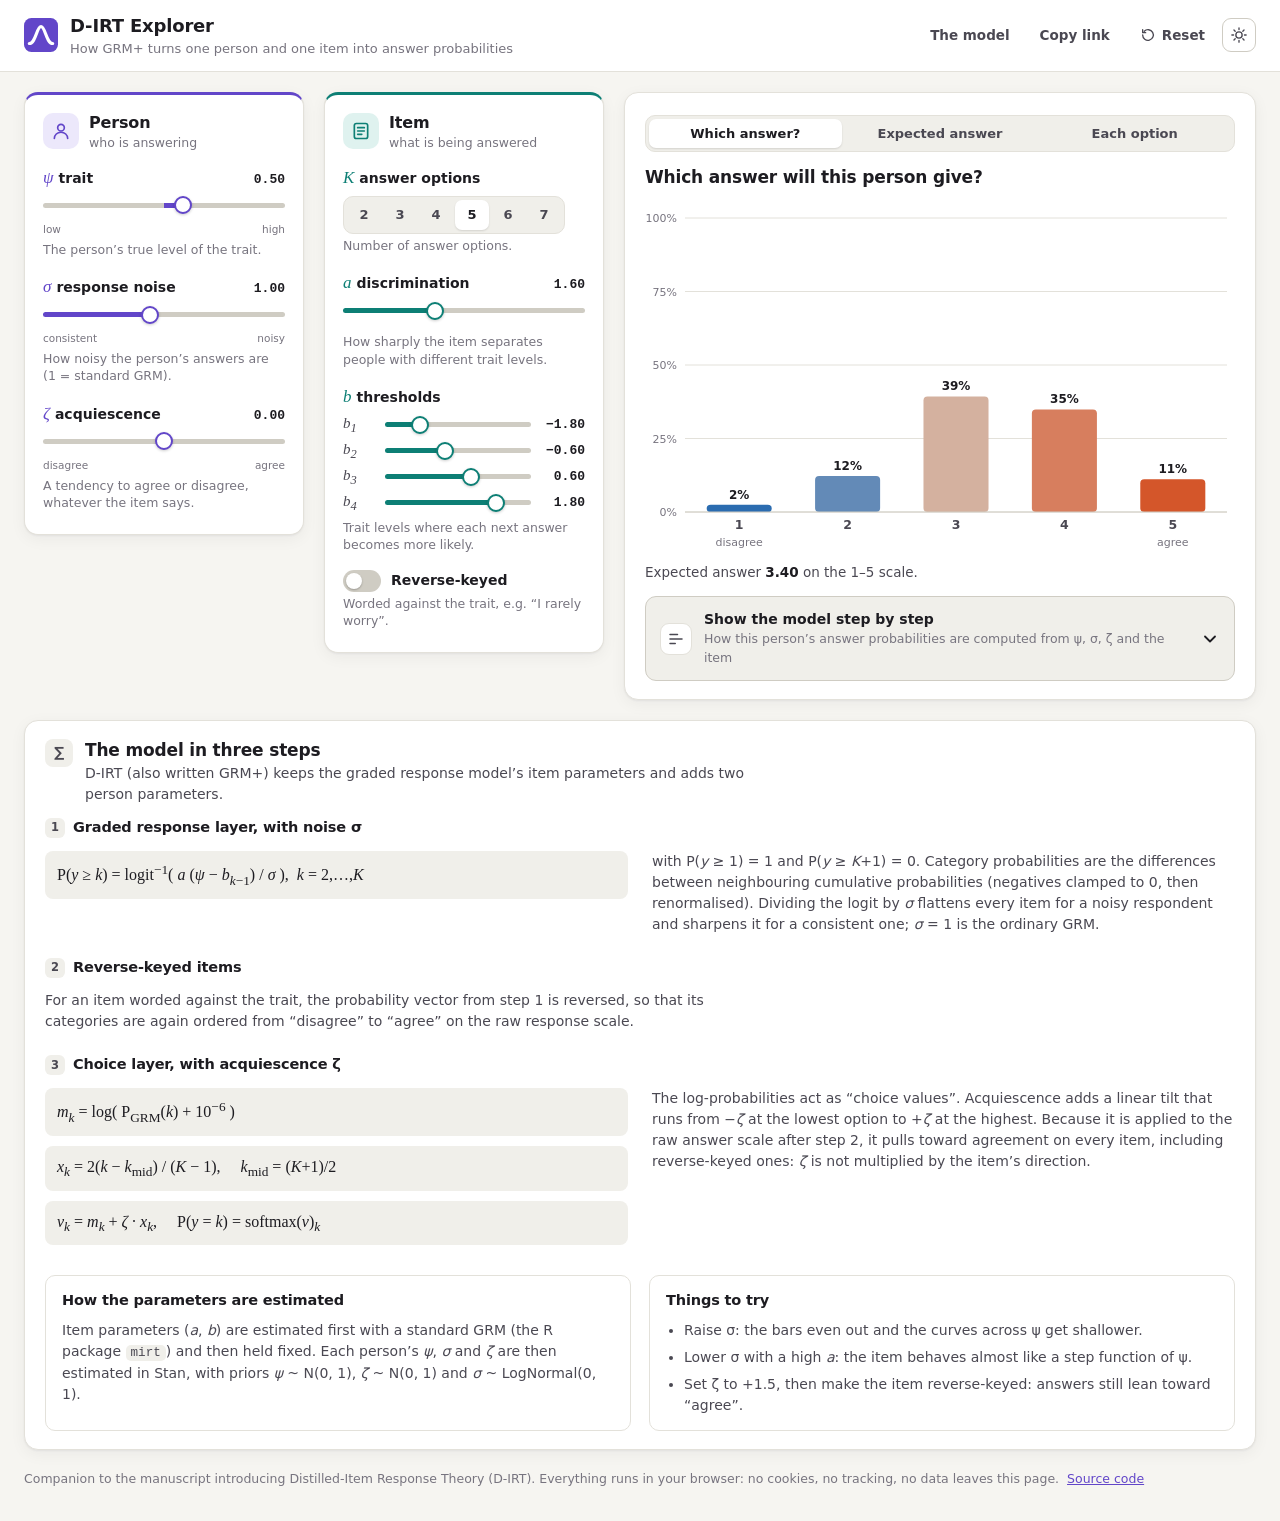
<file: docs/index.html>
<!doctype html>
<html lang="en">
<head>
  <meta charset="utf-8">
  <meta name="viewport" content="width=device-width, initial-scale=1">
  <title>D-IRT Explorer</title>
  <meta name="description" content="Interactive demo of how Distilled-Item Response Theory (D-IRT / GRM+) turns one person and one item into answer probabilities, with person-level response noise and acquiescence.">
  <meta name="color-scheme" content="light dark">
  <link rel="icon" href="data:image/svg+xml,%3Csvg xmlns='http://www.w3.org/2000/svg' viewBox='0 0 32 32'%3E%3Crect width='32' height='32' rx='7' fill='%236246c9'/%3E%3Cpath d='M5 24 C11 24 12 8 16 8 S21 24 27 24' fill='none' stroke='white' stroke-width='3' stroke-linecap='round'/%3E%3C/svg%3E">
  <script>
    // Apply the saved theme before first paint (if storage is available).
    try { var t = localStorage.getItem('dirt-theme'); if (t === 'light' || t === 'dark') document.documentElement.setAttribute('data-theme', t); } catch (e) {}
  </script>
  <link rel="stylesheet" href="style.css">
</head>
<body>
  <header class="top">
    <div class="brand">
      <span class="logo" aria-hidden="true">
        <svg viewBox="0 0 32 32"><rect width="32" height="32" rx="7"/><path d="M5 24 C11 24 12 8 16 8 S21 24 27 24"/></svg>
      </span>
      <div>
        <h1>D-IRT Explorer</h1>
        <p class="tagline">How GRM+ turns one person and one item into answer probabilities</p>
      </div>
    </div>
    <nav class="top-actions">
      <a class="btn ghost hide-phone" href="#model">The model</a>
      <button class="btn ghost hide-phone" id="share" type="button" title="Copy a link to the current settings">Copy link</button>
      <button class="btn ghost" id="reset" type="button" title="Reset all parameters">
        <svg viewBox="0 0 24 24" aria-hidden="true"><path d="M4 12a8 8 0 1 0 2.4-5.7"/><path d="M4 4v4.5h4.5"/></svg>
        <span class="hide-phone">Reset</span>
      </button>
      <button class="btn icon" id="theme" type="button" aria-label="Switch colour theme" title="Switch colour theme">
        <svg class="i-sun" viewBox="0 0 24 24" aria-hidden="true"><circle cx="12" cy="12" r="4.2"/><path d="M12 2.5v2.2M12 19.3v2.2M2.5 12h2.2M19.3 12h2.2M5.3 5.3l1.6 1.6M17.1 17.1l1.6 1.6M5.3 18.7l1.6-1.6M17.1 6.9l1.6-1.6"/></svg>
        <svg class="i-moon" viewBox="0 0 24 24" aria-hidden="true"><path d="M20 14.5A8.5 8.5 0 0 1 9.5 4a8.5 8.5 0 1 0 10.5 10.5z"/></svg>
      </button>
    </nav>
  </header>

  <main class="page">
    <section class="workspace" aria-label="Model parameters and plot">
      <!-- PERSON -->
      <aside class="ctl-card person-card" id="person" aria-labelledby="h-person">
        <div class="group-id">
          <span class="gicon person" aria-hidden="true">
            <svg viewBox="0 0 24 24"><circle cx="12" cy="8" r="4"/><path d="M4 21c0-4.4 3.6-7.5 8-7.5s8 3.1 8 7.5"/></svg>
          </span>
          <div>
            <h2 id="h-person">Person</h2>
            <p class="group-sub">who is answering</p>
          </div>
        </div>
        <div class="person-sliders" id="person-sliders"></div>
      </aside>

      <!-- ITEM -->
      <aside class="ctl-card item-controls" aria-labelledby="h-item">
        <div class="group-id">
          <span class="gicon item" aria-hidden="true">
            <svg viewBox="0 0 24 24"><rect x="4" y="3" width="16" height="18" rx="2.5"/><path d="M8 8h8M8 12h8M8 16h5"/></svg>
          </span>
          <div>
            <h2 id="h-item">Item</h2>
            <p class="group-sub">what is being answered</p>
          </div>
          <button class="btn small item-toggle" id="item-toggle" type="button" aria-expanded="false" aria-controls="item-body">Edit item</button>
        </div>
        <div class="item-body" id="item-body">
          <div class="ctl">
            <div class="ctl-row"><span class="ctl-label" id="lbl-K"><span class="sym">K</span><span class="name">answer options</span></span></div>
            <div class="seg" id="K-seg" role="radiogroup" aria-labelledby="lbl-K"></div>
            <p class="hint">Number of answer options.</p>
          </div>
          <div id="item-sliders"></div>
          <div class="ctl">
            <div class="ctl-row"><span class="ctl-label"><span class="sym">b</span><span class="name">thresholds</span></span></div>
            <div id="b-sliders"></div>
            <p class="hint">Trait levels where each next answer becomes more likely.</p>
          </div>
          <div class="ctl">
            <label class="switch">
              <input type="checkbox" id="rev">
              <span class="track" aria-hidden="true"><span class="knob"></span></span>
              <span class="ctl-label"><span class="name">Reverse-keyed</span></span>
            </label>
            <p class="hint">Worded against the trait, e.g. “I rarely worry”.</p>
          </div>
        </div>
      </aside>

      <!-- PLOT: one card, three views -->
      <section class="card plot-card" id="panel-plot" aria-labelledby="h-plot">
        <div class="view-seg seg" id="view-seg" role="radiogroup" aria-label="Plot type"></div>
        <header class="plot-head">
          <h2 id="h-plot"></h2>
          <div class="legend" id="legend-plot"></div>
        </header>
        <div class="chart" id="chart"></div>
        <p class="readout" id="readout" aria-live="polite"></p>
        <button class="steps-toggle" id="steps-toggle" type="button" aria-expanded="false" aria-controls="steps-body">
          <span class="st-icon" aria-hidden="true">
            <svg viewBox="0 0 24 24"><path d="M4 6h10M4 12h16M4 18h7"/></svg>
          </span>
          <span class="st-text">
            <b>Show the model step by step</b>
            <span>How this person’s answer probabilities are computed from ψ, σ, ζ and the item</span>
          </span>
          <svg class="chev" viewBox="0 0 24 24" aria-hidden="true"><path d="M6 9l6 6 6-6"/></svg>
        </button>
        <div class="steps-body" id="steps-body" hidden>
          <div class="table-wrap"><table id="steps-table"></table></div>
        </div>
      </section>
    </section>

    <section class="card prose" id="model" aria-labelledby="h-model">
      <header class="card-head">
        <span class="step">∑</span>
        <div>
          <h2 id="h-model">The model in three steps</h2>
          <p class="lede">D-IRT (also written GRM+) keeps the graded response model’s item parameters and adds two person parameters.</p>
        </div>
      </header>
      <div class="steps">
        <div class="mstep">
          <h3><span class="num">1</span>Graded response layer, with noise σ</h3>
          <div class="eqs"><div class="eq">P(<i>y</i> ≥ <i>k</i>) = logit<sup>−1</sup>( <i>a</i> (<i>ψ</i> − <i>b</i><sub><i>k</i>−1</sub>) / <i>σ</i> ),&nbsp; <i>k</i> = 2,…,<i>K</i></div></div>
          <p>with P(<i>y</i> ≥ 1) = 1 and P(<i>y</i> ≥ <i>K</i>+1) = 0. Category probabilities are the differences between neighbouring cumulative probabilities (negatives clamped to 0, then renormalised). Dividing the logit by <i>σ</i> flattens every item for a noisy respondent and sharpens it for a consistent one; <i>σ</i> = 1 is the ordinary GRM.</p>
        </div>
        <div class="mstep no-eq">
          <h3><span class="num">2</span>Reverse-keyed items</h3>
          <p>For an item worded against the trait, the probability vector from step 1 is reversed, so that its categories are again ordered from “disagree” to “agree” on the raw response scale.</p>
        </div>
        <div class="mstep">
          <h3><span class="num">3</span>Choice layer, with acquiescence ζ</h3>
          <div class="eqs">
            <div class="eq"><i>m</i><sub><i>k</i></sub> = log( P<sub>GRM</sub>(<i>k</i>) + 10<sup>−6</sup> )</div>
            <div class="eq"><i>x</i><sub><i>k</i></sub> = 2(<i>k</i> − <i>k</i><sub>mid</sub>) / (<i>K</i> − 1),&emsp; <i>k</i><sub>mid</sub> = (<i>K</i>+1)/2</div>
            <div class="eq"><i>v</i><sub><i>k</i></sub> = <i>m</i><sub><i>k</i></sub> + <i>ζ</i> · <i>x</i><sub><i>k</i></sub>,&emsp; P(<i>y</i> = <i>k</i>) = softmax(<i>v</i>)<sub><i>k</i></sub></div>
          </div>
          <p>The log-probabilities act as “choice values”. Acquiescence adds a linear tilt that runs from −<i>ζ</i> at the lowest option to +<i>ζ</i> at the highest. Because it is applied to the raw answer scale after step 2, it pulls toward agreement on every item, including reverse-keyed ones: <i>ζ</i> is not multiplied by the item’s direction.</p>
        </div>
      </div>
      <div class="callouts">
        <div class="callout">
          <h3>How the parameters are estimated</h3>
          <p>Item parameters (<i>a</i>, <i>b</i>) are estimated first with a standard GRM (the R package <code>mirt</code>) and then held fixed. Each person’s <i>ψ</i>, <i>σ</i> and <i>ζ</i> are then estimated in Stan, with priors <i>ψ</i> ~ N(0, 1), <i>ζ</i> ~ N(0, 1) and <i>σ</i> ~ LogNormal(0, 1).</p>
        </div>
        <div class="callout">
          <h3>Things to try</h3>
          <ul>
            <li>Raise σ: the bars even out and the curves across ψ get shallower.</li>
            <li>Lower σ with a high <i>a</i>: the item behaves almost like a step function of ψ.</li>
            <li>Set ζ to +1.5, then make the item reverse-keyed: answers still lean toward “agree”.</li>
          </ul>
        </div>
      </div>
    </section>
  </main>

  <footer class="foot">
    <p>Companion to the manuscript introducing Distilled-Item Response Theory (D-IRT). Everything runs in your browser: no cookies, no tracking, no data leaves this page.
      <a href="https://github.com/NitzanShahar/grm-plus-explorer">Source code</a></p>
  </footer>

  <div class="toast" id="toast" role="status" aria-live="polite"></div>

  <script src="model.js"></script>
  <script src="app.js"></script>
</body>
</html>
</file>
<file: docs/style.css>
/* D-IRT Explorer — styles. Colour tokens are read by app.js for the charts.
   Violet = person parameters, teal = item parameters. */

:root {
  --bg: #f6f5f1;
  --surface: #ffffff;
  --surface-2: #f0efea;
  --ink: #1d1c21;
  --ink-2: #4a4852;
  --ink-3: #77747f;
  --rule: #e3e1da;
  --rule-2: #cfccc3;
  --person: #6246c9;
  --person-soft: #ece8fb;
  --item: #0d7f75;
  --item-soft: #dff2ef;
  --curve: #2a2830;           /* model curve in panel 2 */
  --cat-lo: #2b6cb0;          /* answer palette: disagree -> agree */
  --cat-mid: #cfc8bd;
  --cat-hi: #d4562a;
  --focus: #6246c9;
  --shadow: 0 1px 2px rgba(20, 18, 30, .05), 0 4px 16px rgba(20, 18, 30, .05);
  --radius: 14px;
  --sans: ui-sans-serif, system-ui, -apple-system, "Segoe UI", Roboto, "Helvetica Neue", Arial, sans-serif;
  --mono: ui-monospace, "SF Mono", "Cascadia Mono", Menlo, Consolas, monospace;
  --math: "Cambria Math", Cambria, "STIX Two Text", "Times New Roman", serif;
  color-scheme: light;
}

@media (prefers-color-scheme: dark) {
  :root:not([data-theme="light"]) {
    --bg: #121117;
    --surface: #1b1a22;
    --surface-2: #24232c;
    --ink: #ecebf1;
    --ink-2: #b9b7c3;
    --ink-3: #8b8897;
    --rule: #2e2d37;
    --rule-2: #42404d;
    --person: #a891ff;
    --person-soft: #2c2645;
    --item: #3cc4b5;
    --item-soft: #183532;
    --curve: #ecebf1;
    --cat-lo: #5b9ae6;
    --cat-mid: #a29cad;
    --cat-hi: #f0804f;
    --focus: #a891ff;
    --shadow: 0 1px 2px rgba(0, 0, 0, .3), 0 6px 20px rgba(0, 0, 0, .25);
    color-scheme: dark;
  }
}
:root[data-theme="dark"] {
  --bg: #121117;
  --surface: #1b1a22;
  --surface-2: #24232c;
  --ink: #ecebf1;
  --ink-2: #b9b7c3;
  --ink-3: #8b8897;
  --rule: #2e2d37;
  --rule-2: #42404d;
  --person: #a891ff;
  --person-soft: #2c2645;
  --item: #3cc4b5;
  --item-soft: #183532;
  --curve: #ecebf1;
  --cat-lo: #5b9ae6;
  --cat-mid: #a29cad;
  --cat-hi: #f0804f;
  --focus: #a891ff;
  --shadow: 0 1px 2px rgba(0, 0, 0, .3), 0 6px 20px rgba(0, 0, 0, .25);
  color-scheme: dark;
}

* { box-sizing: border-box; }
html { -webkit-text-size-adjust: 100%; }
body {
  margin: 0;
  background: var(--bg);
  color: var(--ink);
  font: 15px/1.5 var(--sans);
  -webkit-font-smoothing: antialiased;
}
a { color: var(--person); }
h1, h2, h3 { margin: 0; letter-spacing: -0.01em; }
p { margin: 0; }
code { font-family: var(--mono); font-size: .9em; background: var(--surface-2); padding: 1px 5px; border-radius: 5px; }
:focus-visible { outline: 2px solid var(--focus); outline-offset: 2px; }
[hidden] { display: none !important; }

/* ---------- header ---------- */
.top {
  display: flex; align-items: center; justify-content: space-between; gap: 16px;
  padding: 12px 24px;
  border-bottom: 1px solid var(--rule);
  background: var(--surface);
  position: sticky; top: 0; z-index: 30;
}
.brand { display: flex; align-items: center; gap: 12px; min-width: 0; }
.logo svg { width: 34px; height: 34px; display: block; }
.logo rect { fill: var(--person); }
.logo path { fill: none; stroke: #fff; stroke-width: 3; stroke-linecap: round; }
.top h1 { font-size: 18px; font-weight: 700; }
.tagline { font-size: 13px; color: var(--ink-3); white-space: nowrap; overflow: hidden; text-overflow: ellipsis; }
.top-actions { display: flex; gap: 4px; align-items: center; flex-shrink: 0; }

.btn {
  font: inherit; font-size: 13.5px; font-weight: 600;
  color: var(--ink-2);
  background: transparent;
  border: 1px solid var(--rule-2);
  border-radius: 9px;
  padding: 7px 12px;
  cursor: pointer; text-decoration: none;
  display: inline-flex; align-items: center; justify-content: center; gap: 6px;
  transition: background .15s, border-color .15s, color .15s;
}
.btn:hover { background: var(--surface-2); color: var(--ink); }
.btn.ghost { border-color: transparent; }
.btn.ghost:hover { border-color: var(--rule); }
.btn.small { font-size: 12.5px; padding: 5px 10px; }
.btn svg { width: 16px; height: 16px; fill: none; stroke: currentColor; stroke-width: 2; stroke-linecap: round; stroke-linejoin: round; }
.btn.icon { padding: 7px; }
.btn.icon svg { width: 18px; height: 18px; stroke-width: 1.8; }
.btn.icon .i-moon { fill: currentColor; stroke: none; }
.i-moon { display: none; }
:root[data-theme="dark"] .i-sun { display: none; }
:root[data-theme="dark"] .i-moon { display: block; }
@media (prefers-color-scheme: dark) {
  :root:not([data-theme="light"]) .i-sun { display: none; }
  :root:not([data-theme="light"]) .i-moon { display: block; }
}

/* ---------- page ---------- */
.page {
  max-width: 1440px;
  margin: 0 auto;
  padding: 20px 24px 8px;
  display: grid; gap: 20px;
}

/* group identity: icon + title */
.group-id { display: flex; align-items: center; gap: 10px; }
.gicon {
  width: 36px; height: 36px; border-radius: 10px; flex-shrink: 0;
  display: grid; place-items: center;
}
.gicon svg { width: 20px; height: 20px; fill: none; stroke: currentColor; stroke-width: 2; stroke-linecap: round; stroke-linejoin: round; }
.gicon.person { background: var(--person-soft); color: var(--person); }
.gicon.item { background: var(--item-soft); color: var(--item); }
.group-id h2 { font-size: 16px; font-weight: 700; }
.group-sub { font-size: 12.5px; color: var(--ink-3); line-height: 1.3; }

/* ---------- workspace: person card | item card | plot ---------- */
.workspace {
  display: grid;
  grid-template-columns: 280px 280px minmax(0, 1fr);
  gap: 20px;
  align-items: start;
}
.ctl-card {
  background: var(--surface);
  border: 1px solid var(--rule);
  border-radius: var(--radius);
  box-shadow: var(--shadow);
  padding: 16px 18px 6px;
}
.ctl-card .group-id { margin-bottom: 14px; }
.person-card { --sl: var(--person); border-top: 3px solid var(--person); }
.item-controls { --sl: var(--item); border-top: 3px solid var(--item); }
.item-toggle { display: none; margin-left: auto; }

.plot-card { padding-top: 14px; }
.view-seg { display: flex; width: 100%; margin: 0 0 14px; }
.view-seg button { flex: 1 1 0; padding: 7px 10px; }
.plot-head { display: flex; flex-wrap: wrap; align-items: baseline; justify-content: space-between; gap: 6px 16px; margin-bottom: 8px; }
.plot-head h2 { font-size: 17px; font-weight: 700; line-height: 1.3; }

@media (max-width: 1200px) {
  .workspace { grid-template-columns: minmax(0, 1fr) minmax(0, 1fr); }
  .plot-card { grid-column: 1 / -1; grid-row: 1; }
}

/* ---------- controls ---------- */
.ctl { margin-bottom: 16px; }
.ctl-row { display: flex; align-items: baseline; justify-content: space-between; gap: 10px; margin-bottom: 2px; }
.ctl-label { font-size: 14px; font-weight: 600; color: var(--ink); }
.ctl-label .sym { font-family: var(--math); font-style: italic; font-size: 17px; font-weight: 500; margin-right: 5px; color: var(--sl, var(--person)); }
.ctl-label .name { color: var(--ink); font-weight: 600; }
.val {
  font-family: var(--mono); font-size: 13px; font-weight: 600;
  min-width: 48px; text-align: right;
  color: var(--ink);
  font-variant-numeric: tabular-nums;
}
.hint { font-size: 12.5px; line-height: 1.4; color: var(--ink-3); margin-top: 3px; }

/* range slider (accent from --sl) */
input[type="range"] {
  -webkit-appearance: none; appearance: none;
  width: 100%; height: 26px; margin: 0;
  background: transparent; cursor: pointer;
  --fill: 50%;
}
input[type="range"]::-webkit-slider-runnable-track {
  height: 5px; border-radius: 99px;
  background: linear-gradient(to right, var(--sl, var(--person)) var(--fill), var(--rule-2) var(--fill));
}
input[type="range"]::-moz-range-track { height: 5px; border-radius: 99px; background: var(--rule-2); }
input[type="range"]::-moz-range-progress { height: 5px; border-radius: 99px; background: var(--sl, var(--person)); }
input[type="range"]::-webkit-slider-thumb {
  -webkit-appearance: none; appearance: none;
  width: 18px; height: 18px; border-radius: 50%; margin-top: -6.5px;
  background: var(--surface); border: 2px solid var(--sl, var(--person));
  box-shadow: 0 1px 3px rgba(0, 0, 0, .2);
  transition: transform .1s;
}
input[type="range"]::-moz-range-thumb {
  width: 14px; height: 14px; border-radius: 50%;
  background: var(--surface); border: 2px solid var(--sl, var(--person));
  box-shadow: 0 1px 3px rgba(0, 0, 0, .2);
}
input[type="range"]:active::-webkit-slider-thumb { transform: scale(1.15); }
input[type="range"].centered::-webkit-slider-runnable-track {
  background: linear-gradient(to right, var(--rule-2) min(var(--fill), 50%), var(--sl, var(--person)) min(var(--fill), 50%), var(--sl, var(--person)) max(var(--fill), 50%), var(--rule-2) max(var(--fill), 50%));
}
.ticks { display: flex; justify-content: space-between; font-size: 10.5px; color: var(--ink-3); margin-top: -3px; }

.b-row { display: grid; grid-template-columns: 34px minmax(0, 1fr) 46px; align-items: center; gap: 8px; }
.b-row .b-name { font-family: var(--math); font-style: italic; font-size: 15px; color: var(--ink-2); }
.b-row .val { min-width: 0; }

/* segmented control */
.seg {
  display: inline-flex; flex-wrap: wrap; gap: 2px;
  padding: 3px; border-radius: 10px;
  background: var(--surface-2); border: 1px solid var(--rule);
  margin-top: 4px;
}
.seg button {
  font: inherit; font-size: 13px; font-weight: 600;
  min-width: 34px; padding: 5px 10px;
  border: 0; border-radius: 7px;
  background: transparent; color: var(--ink-2);
  cursor: pointer; transition: background .15s, color .15s;
}
.seg button:hover { color: var(--ink); }
.seg button[aria-checked="true"] { background: var(--surface); color: var(--ink); box-shadow: 0 1px 2px rgba(0, 0, 0, .12); }
.seg.small button { font-size: 12.5px; padding: 4px 9px; }

/* toggle switch */
.switch { display: flex; align-items: center; gap: 10px; cursor: pointer; user-select: none; }
.switch input { position: absolute; opacity: 0; width: 1px; height: 1px; }
.switch .track {
  width: 38px; height: 22px; border-radius: 99px; flex-shrink: 0;
  background: var(--rule-2); position: relative; transition: background .15s;
}
.switch .knob {
  position: absolute; top: 3px; left: 3px; width: 16px; height: 16px; border-radius: 50%;
  background: #fff; box-shadow: 0 1px 2px rgba(0, 0, 0, .25); transition: transform .15s;
}
.switch input:checked + .track { background: var(--item); }
.switch input:checked + .track .knob { transform: translateX(16px); }
.switch input:focus-visible + .track { outline: 2px solid var(--focus); outline-offset: 2px; }

/* ---------- cards ---------- */
.card {
  background: var(--surface);
  border: 1px solid var(--rule);
  border-radius: var(--radius);
  box-shadow: var(--shadow);
  padding: 18px 20px;
  min-width: 0;
}
.card-head { display: flex; gap: 12px; align-items: center; margin-bottom: 12px; }
.prose .card-head { align-items: flex-start; }
.step {
  flex-shrink: 0;
  width: 28px; height: 28px; border-radius: 8px;
  display: grid; place-items: center;
  background: var(--surface-2); color: var(--ink-2);
  font-weight: 800; font-size: 14px;
}
.card-head h2 { font-size: 17px; font-weight: 700; line-height: 1.3; }
.lede { font-size: 13.5px; color: var(--ink-2); margin-top: 2px; max-width: 75ch; }
.card-tools { display: flex; flex-wrap: wrap; align-items: center; justify-content: space-between; gap: 8px 14px; margin-bottom: 4px; }

.legend { display: flex; flex-wrap: wrap; gap: 4px 12px; font-size: 12.5px; color: var(--ink-2); }
.legend .key { display: inline-flex; align-items: center; gap: 5px; }
.legend svg { width: 18px; height: 12px; overflow: visible; }

.chart { position: relative; width: 100%; }
.chart svg { display: block; width: 100%; overflow: visible; }
.chart text { font-family: var(--sans); }
.readout { font-size: 13.5px; color: var(--ink-2); margin-top: 6px; }
.readout b { color: var(--ink); font-variant-numeric: tabular-nums; }

/* step-by-step expander */
.steps-toggle {
  display: flex; align-items: center; gap: 12px;
  width: 100%; margin-top: 14px;
  padding: 12px 14px;
  font: inherit; text-align: left; color: var(--ink);
  background: var(--surface-2);
  border: 1px solid var(--rule-2);
  border-radius: 11px;
  cursor: pointer;
  transition: border-color .15s, background .15s;
}
.steps-toggle:hover { border-color: var(--ink-3); }
.steps-toggle .st-icon {
  width: 32px; height: 32px; border-radius: 9px; flex-shrink: 0;
  display: grid; place-items: center;
  background: var(--surface); color: var(--ink-2);
  border: 1px solid var(--rule);
}
.steps-toggle .st-icon svg { width: 18px; height: 18px; fill: none; stroke: currentColor; stroke-width: 2; stroke-linecap: round; }
.steps-toggle .st-text { display: grid; flex: 1; min-width: 0; }
.steps-toggle .st-text b { font-size: 14px; }
.steps-toggle .st-text span { font-size: 12.5px; color: var(--ink-3); }
.steps-toggle .chev { width: 20px; height: 20px; flex-shrink: 0; fill: none; stroke: currentColor; stroke-width: 2.2; stroke-linecap: round; stroke-linejoin: round; transition: transform .2s; }
.steps-toggle[aria-expanded="true"] { border-bottom-left-radius: 0; border-bottom-right-radius: 0; }
.steps-toggle[aria-expanded="true"] .chev { transform: rotate(180deg); }
.steps-body { border: 1px solid var(--rule-2); border-top: 0; border-radius: 0 0 11px 11px; padding: 6px 10px 10px; }

.table-wrap { overflow-x: auto; }
#steps-table { border-collapse: collapse; font-size: 12.5px; width: 100%; font-variant-numeric: tabular-nums; }
#steps-table th, #steps-table td { padding: 6px 8px; text-align: right; border-bottom: 1px solid var(--rule); white-space: nowrap; }
#steps-table th:first-child, #steps-table td:first-child { text-align: left; color: var(--ink-2); font-weight: 500; font-family: var(--sans); white-space: normal; min-width: 150px; }
#steps-table td:not(:first-child), #steps-table th:not(:first-child) { padding-left: 4px; padding-right: 4px; }
#steps-table thead th { color: var(--ink-3); font-weight: 600; }
#steps-table td { font-family: var(--mono); }
#steps-table tr.final td { font-weight: 700; color: var(--ink); border-bottom: 0; }
#steps-table .m { font-family: var(--math); font-style: italic; font-size: 14px; }
#steps-table .tag { display: inline-block; font: 700 10px/1 var(--sans); padding: 3px 5px; border-radius: 4px; margin-left: 4px; vertical-align: 1px; white-space: nowrap; }
#steps-table .tag.p { color: var(--person); background: var(--person-soft); }
#steps-table .tag.i { color: var(--item); background: var(--item-soft); }

/* ---------- model section ---------- */
.prose p, .prose li { font-size: 14px; color: var(--ink-2); max-width: 78ch; }
.steps { display: grid; grid-template-columns: minmax(0, 1fr); gap: 22px; }
.mstep { display: grid; grid-template-columns: minmax(0, 1fr) minmax(0, 1fr); gap: 4px 24px; align-items: start; }
.mstep h3 { grid-column: 1 / -1; }
.mstep .eqs { grid-column: 1; }
.mstep p { grid-column: 2; }
.mstep.no-eq p { grid-column: 1 / -1; }
.mstep h3, .callout h3 { font-size: 14.5px; font-weight: 700; margin-bottom: 8px; display: flex; align-items: center; gap: 8px; }
.mstep .num {
  width: 20px; height: 20px; border-radius: 6px; display: inline-grid; place-items: center;
  font-size: 11.5px; background: var(--surface-2); color: var(--ink-2);
}
.eq {
  font-family: var(--math); font-size: 16px; line-height: 1.6;
  background: var(--surface-2); border-radius: 8px;
  padding: 8px 12px; margin: 0 0 10px;
  overflow-x: auto;
}
.eq i { font-style: italic; }
.callouts { display: grid; grid-template-columns: repeat(2, minmax(0, 1fr)); gap: 18px; margin-top: 20px; }
.callout { border: 1px solid var(--rule); border-radius: 10px; padding: 14px 16px; }
.callout ul { margin: 0; padding-left: 18px; }
.callout li + li { margin-top: 6px; }
@media (max-width: 1100px) {
  .mstep { grid-template-columns: minmax(0, 1fr); }
  .mstep .eqs, .mstep p { grid-column: 1; }
  .callouts { grid-template-columns: minmax(0, 1fr); }
}

.foot { max-width: 1440px; margin: 0 auto; padding: 12px 24px 32px; font-size: 12.5px; color: var(--ink-3); }
.foot a { margin-left: 4px; }

.toast {
  position: fixed; left: 50%; bottom: 24px; transform: translate(-50%, 20px);
  background: var(--ink); color: var(--bg);
  font-size: 13px; font-weight: 600;
  padding: 8px 14px; border-radius: 9px;
  opacity: 0; pointer-events: none; transition: opacity .2s, transform .2s; z-index: 50;
}
.toast.show { opacity: 1; transform: translate(-50%, 0); }

/* ---------- phone: person card becomes a bottom drawer, item controls fold ---------- */
@media (max-width: 760px) {
  body { font-size: 14.5px; }
  .top { padding: 10px 16px; }
  .tagline, .hide-phone { display: none; }
  .page { padding: 14px 16px 0; gap: 14px; }
  .foot { padding-bottom: calc(var(--drawer-h, 200px) + 20px); }
  .card { padding: 14px 14px 16px; }
  .card-head h2, .plot-head h2 { font-size: 16px; }
  .view-seg button { font-size: 12px; padding: 6px 4px; }

  .workspace { grid-template-columns: minmax(0, 1fr); gap: 14px; }
  .plot-card { grid-row: 2; }

  .person-card {
    position: fixed; left: 0; right: 0; bottom: 0;
    z-index: 40;
    border-radius: 16px 16px 0 0;
    border-width: 3px 0 0;
    padding: 8px 16px 10px;
    box-shadow: 0 -6px 24px rgba(0, 0, 0, .14);
  }
  .person-card .group-id { gap: 8px; margin-bottom: 2px; }
  .person-card .gicon { width: 24px; height: 24px; border-radius: 7px; }
  .person-card .gicon svg { width: 15px; height: 15px; }
  .person-card .group-id h2 { font-size: 13.5px; }
  .person-card .group-sub, .person-card .hint, .person-card .ticks { display: none; }
  .person-card .ctl { margin-bottom: 0; }

  .item-controls { padding: 12px 14px 4px; }
  .item-controls .group-id { margin-bottom: 8px; }
  .item-toggle { display: inline-flex; }
  .item-controls:not(.open) .item-body { display: none; }
}
@media (prefers-reduced-motion: reduce) {
  * { transition: none !important; }
}
</file>
